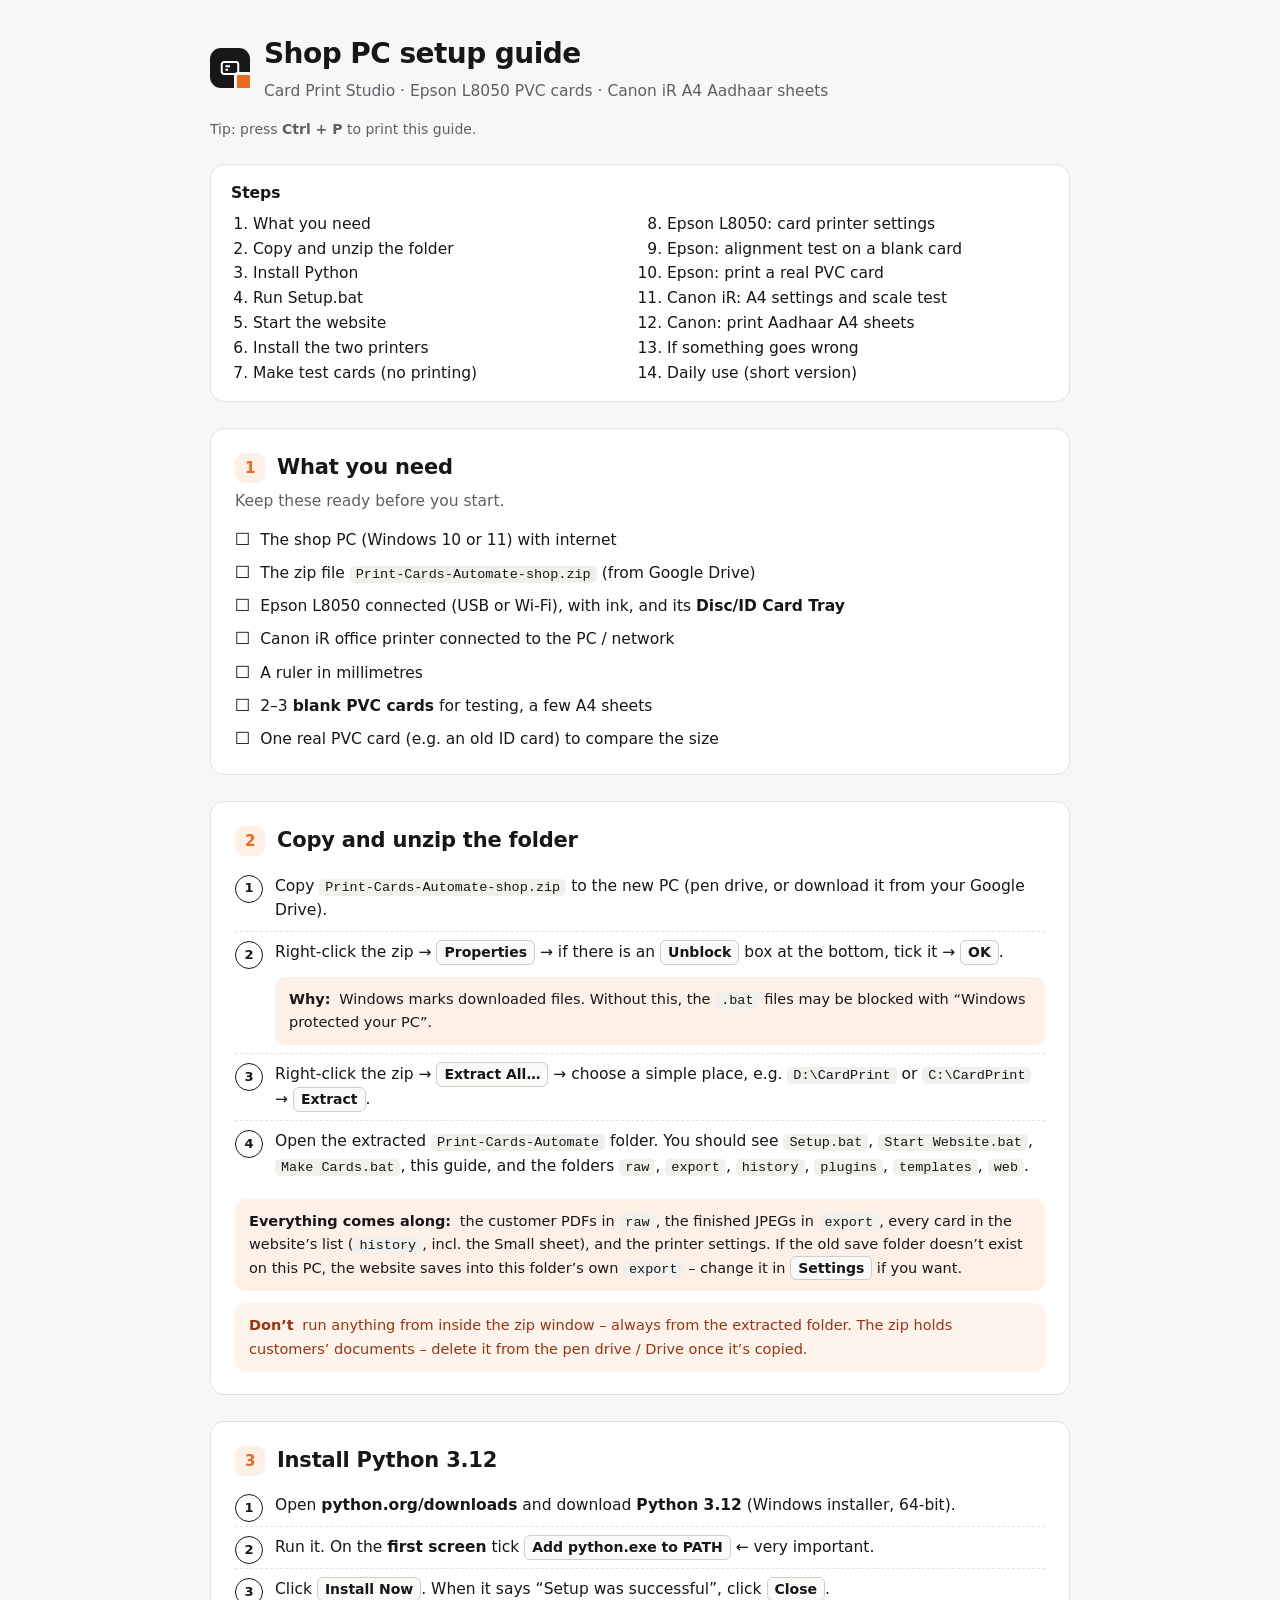
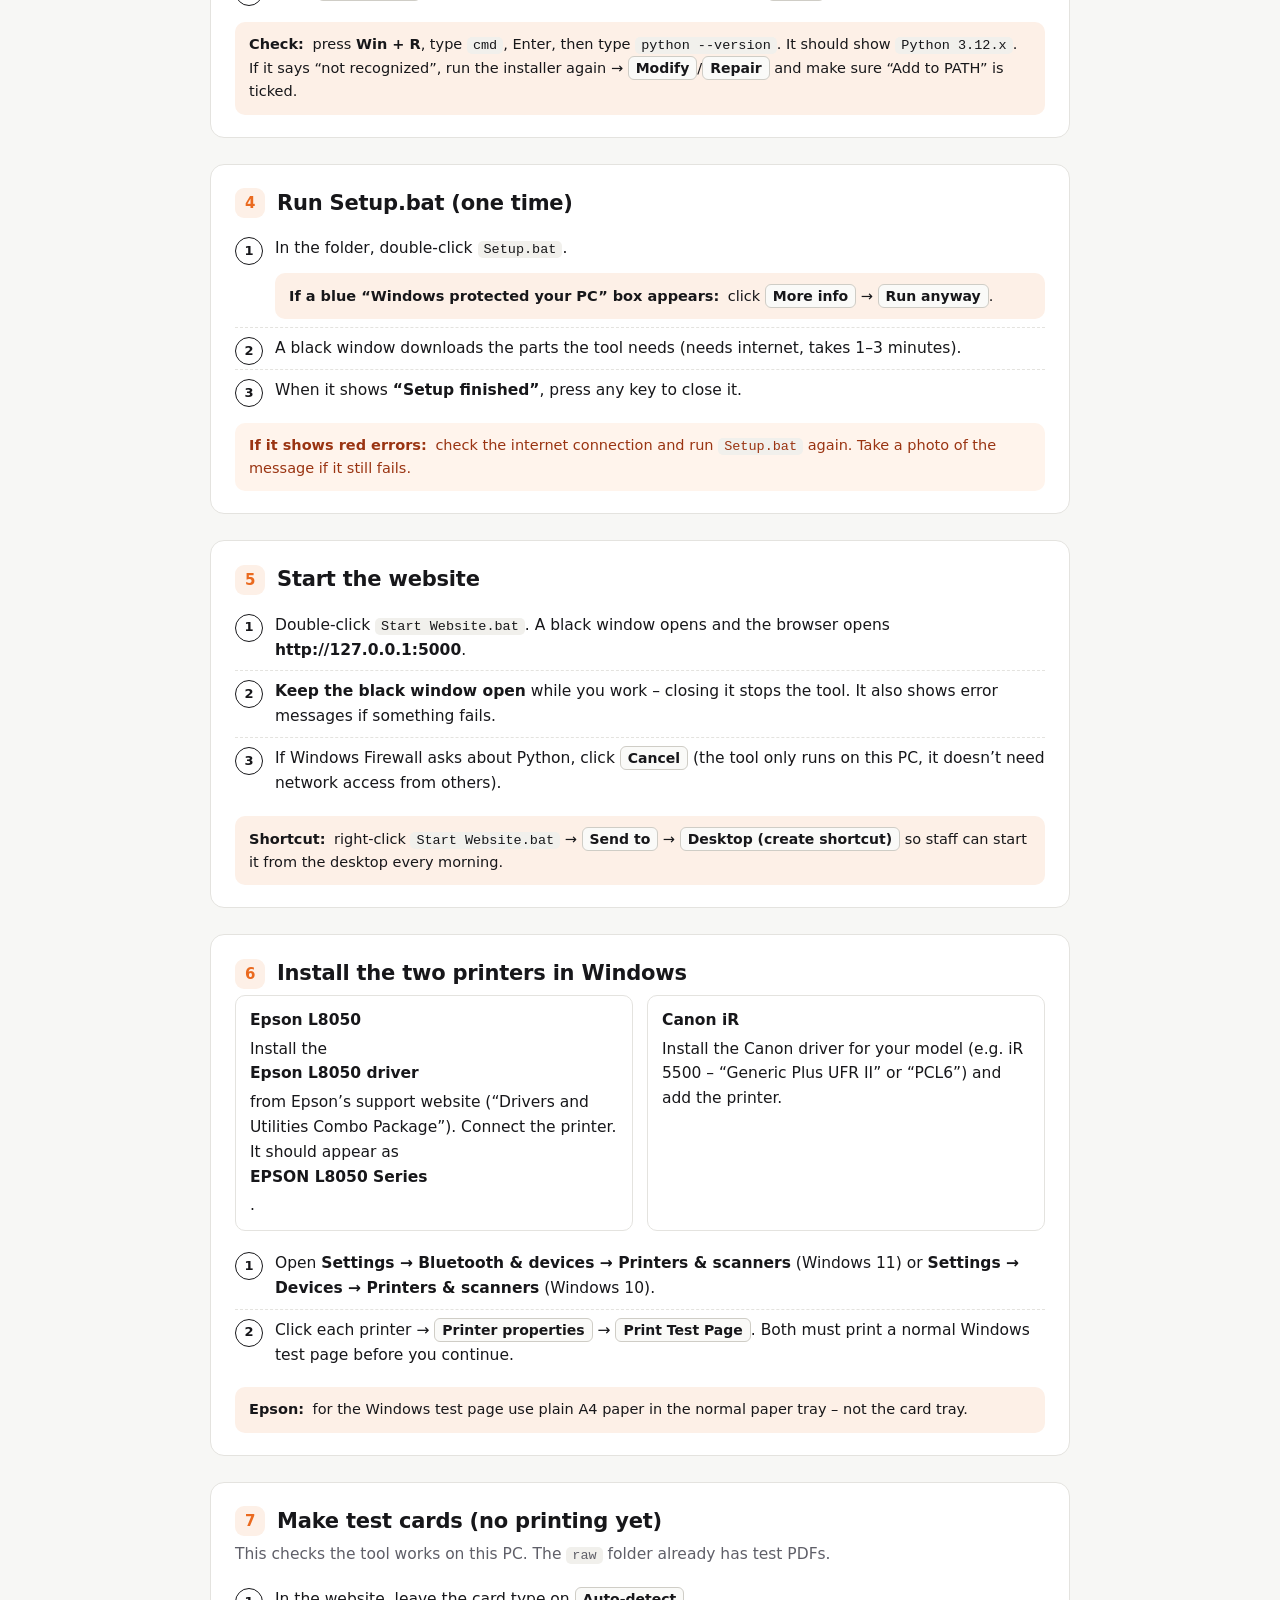
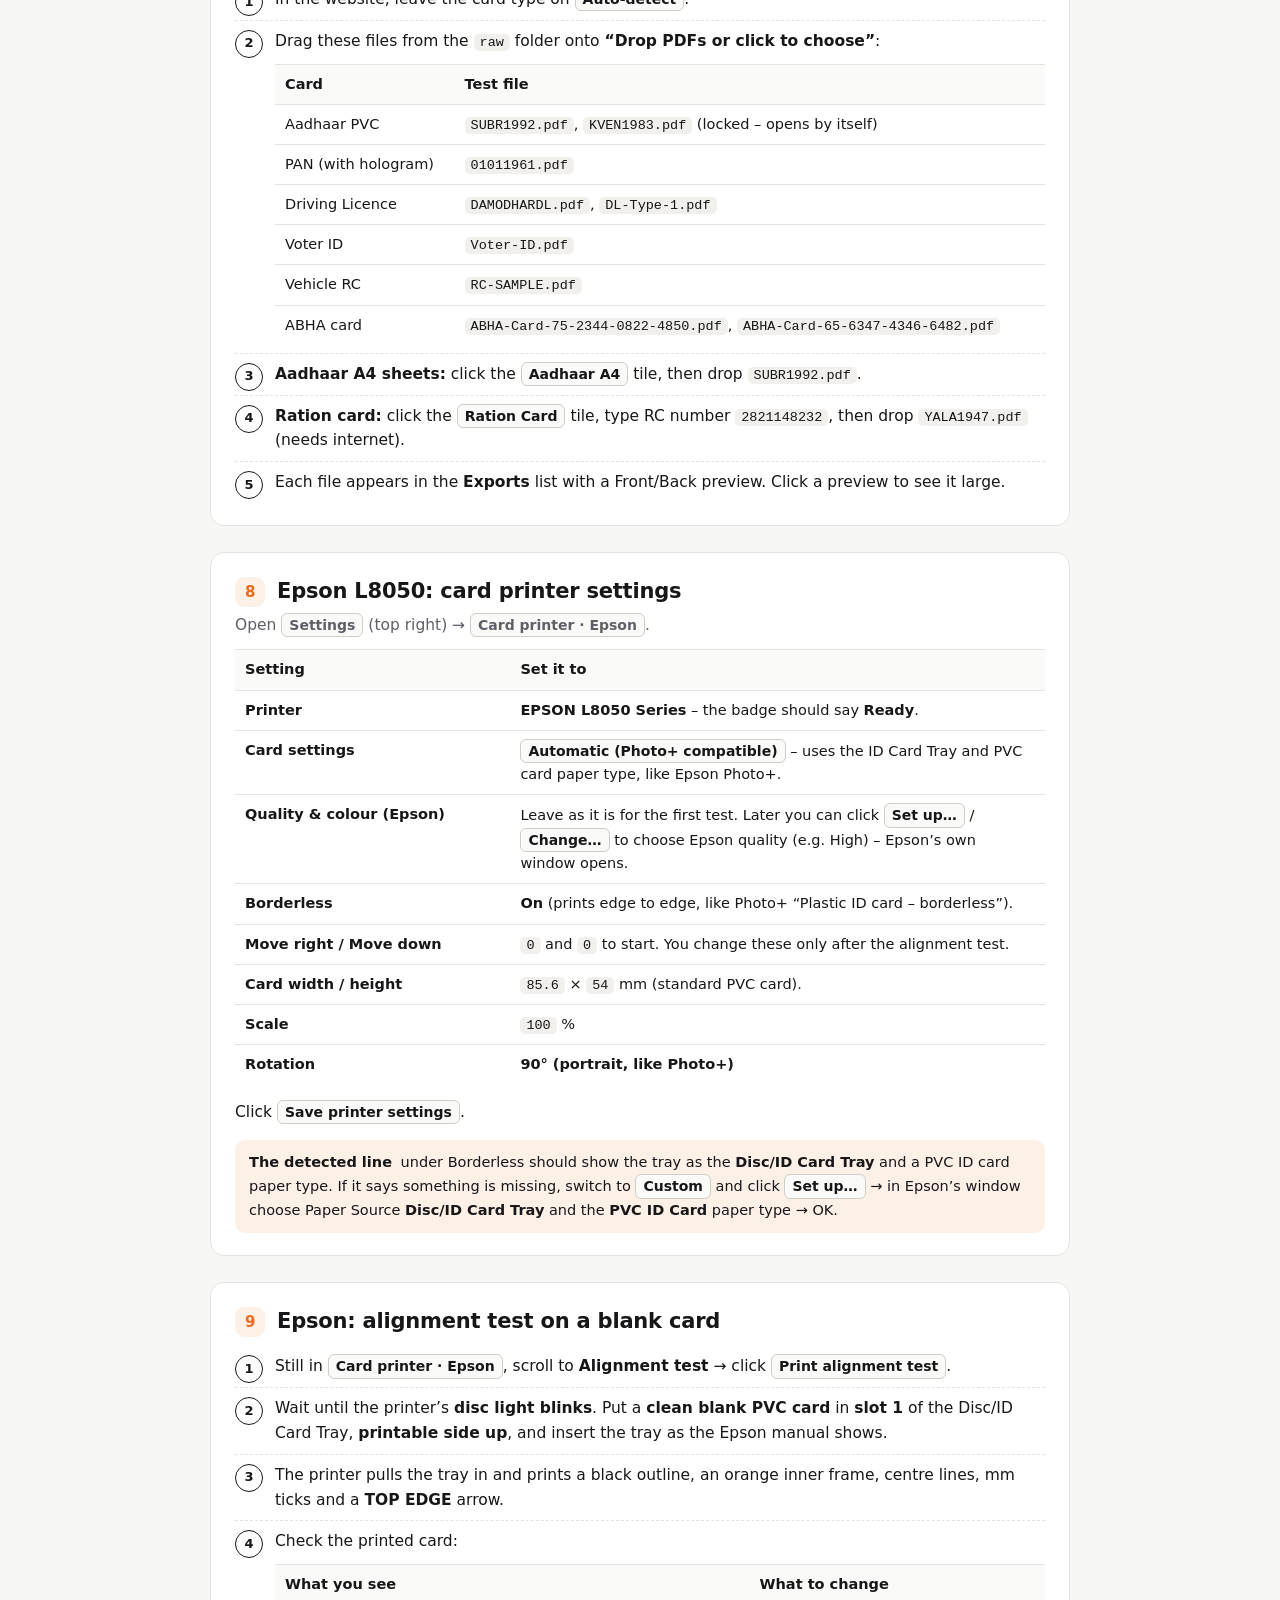
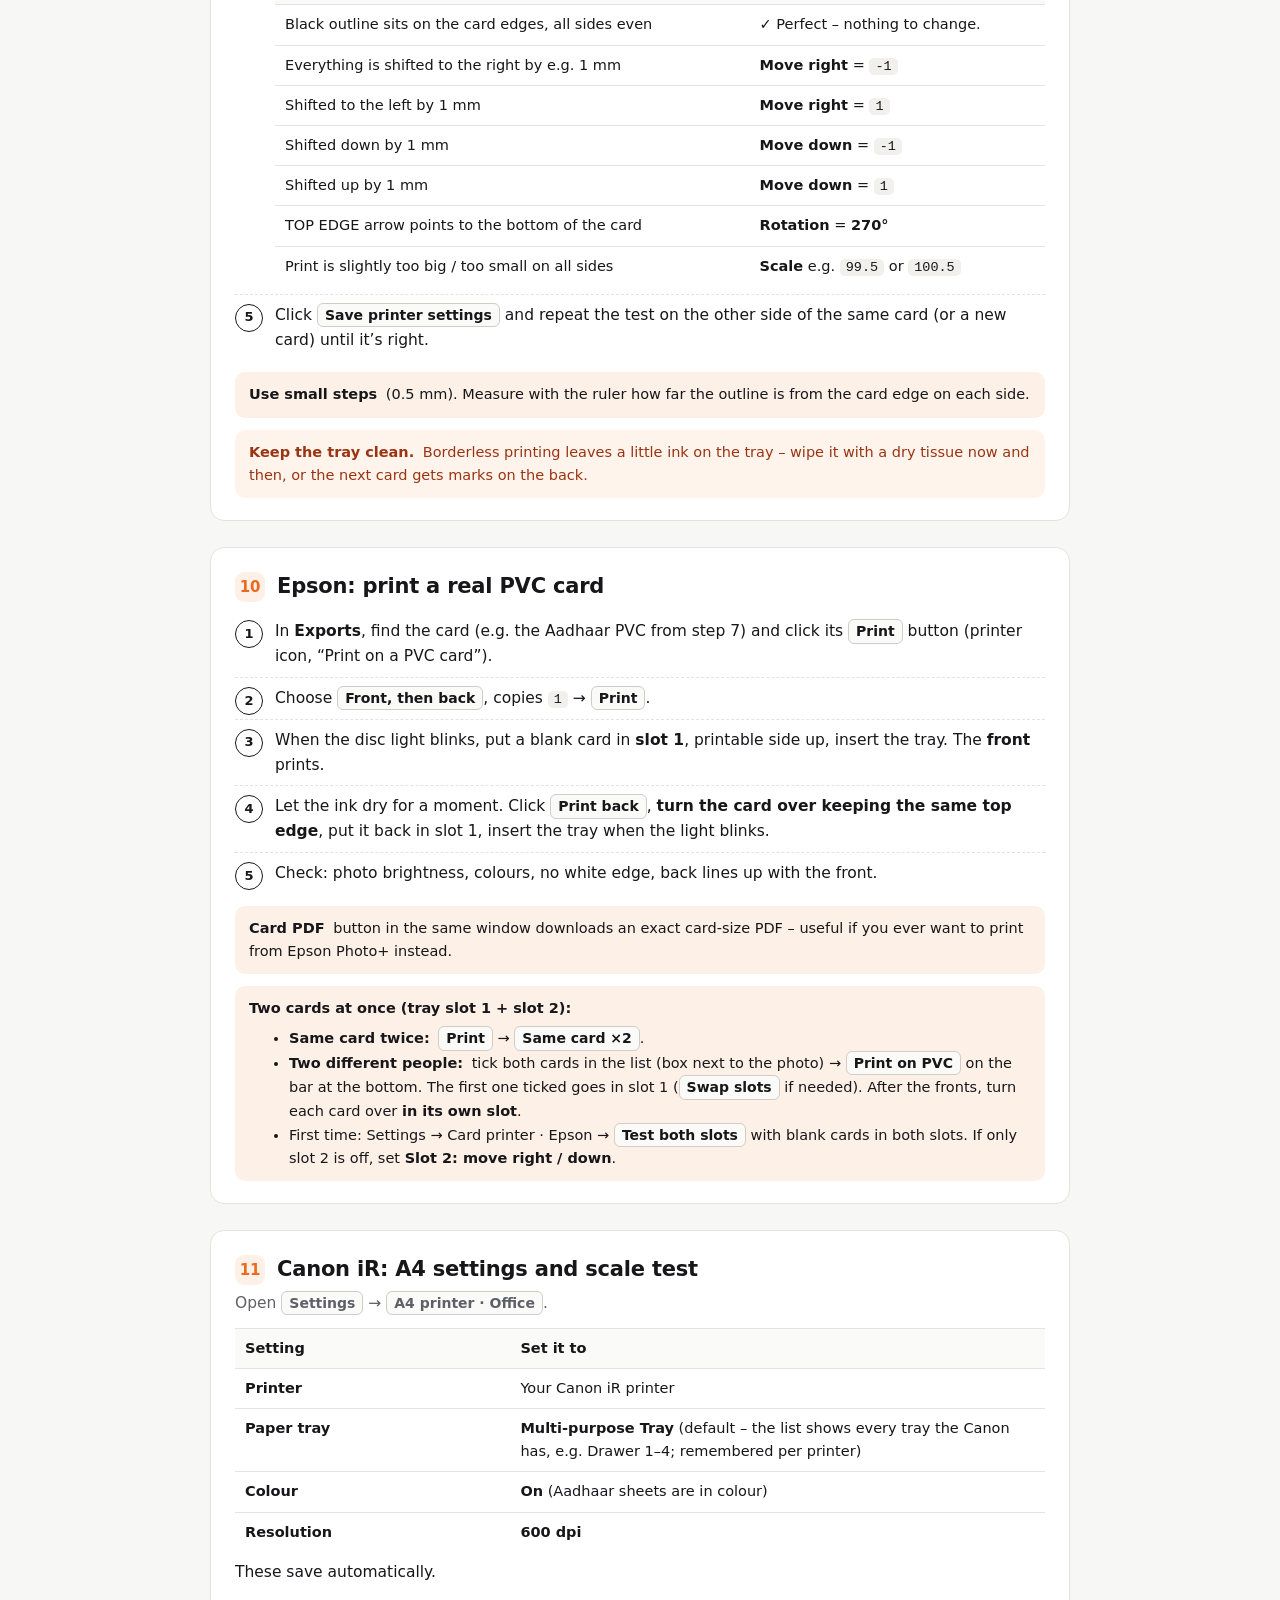
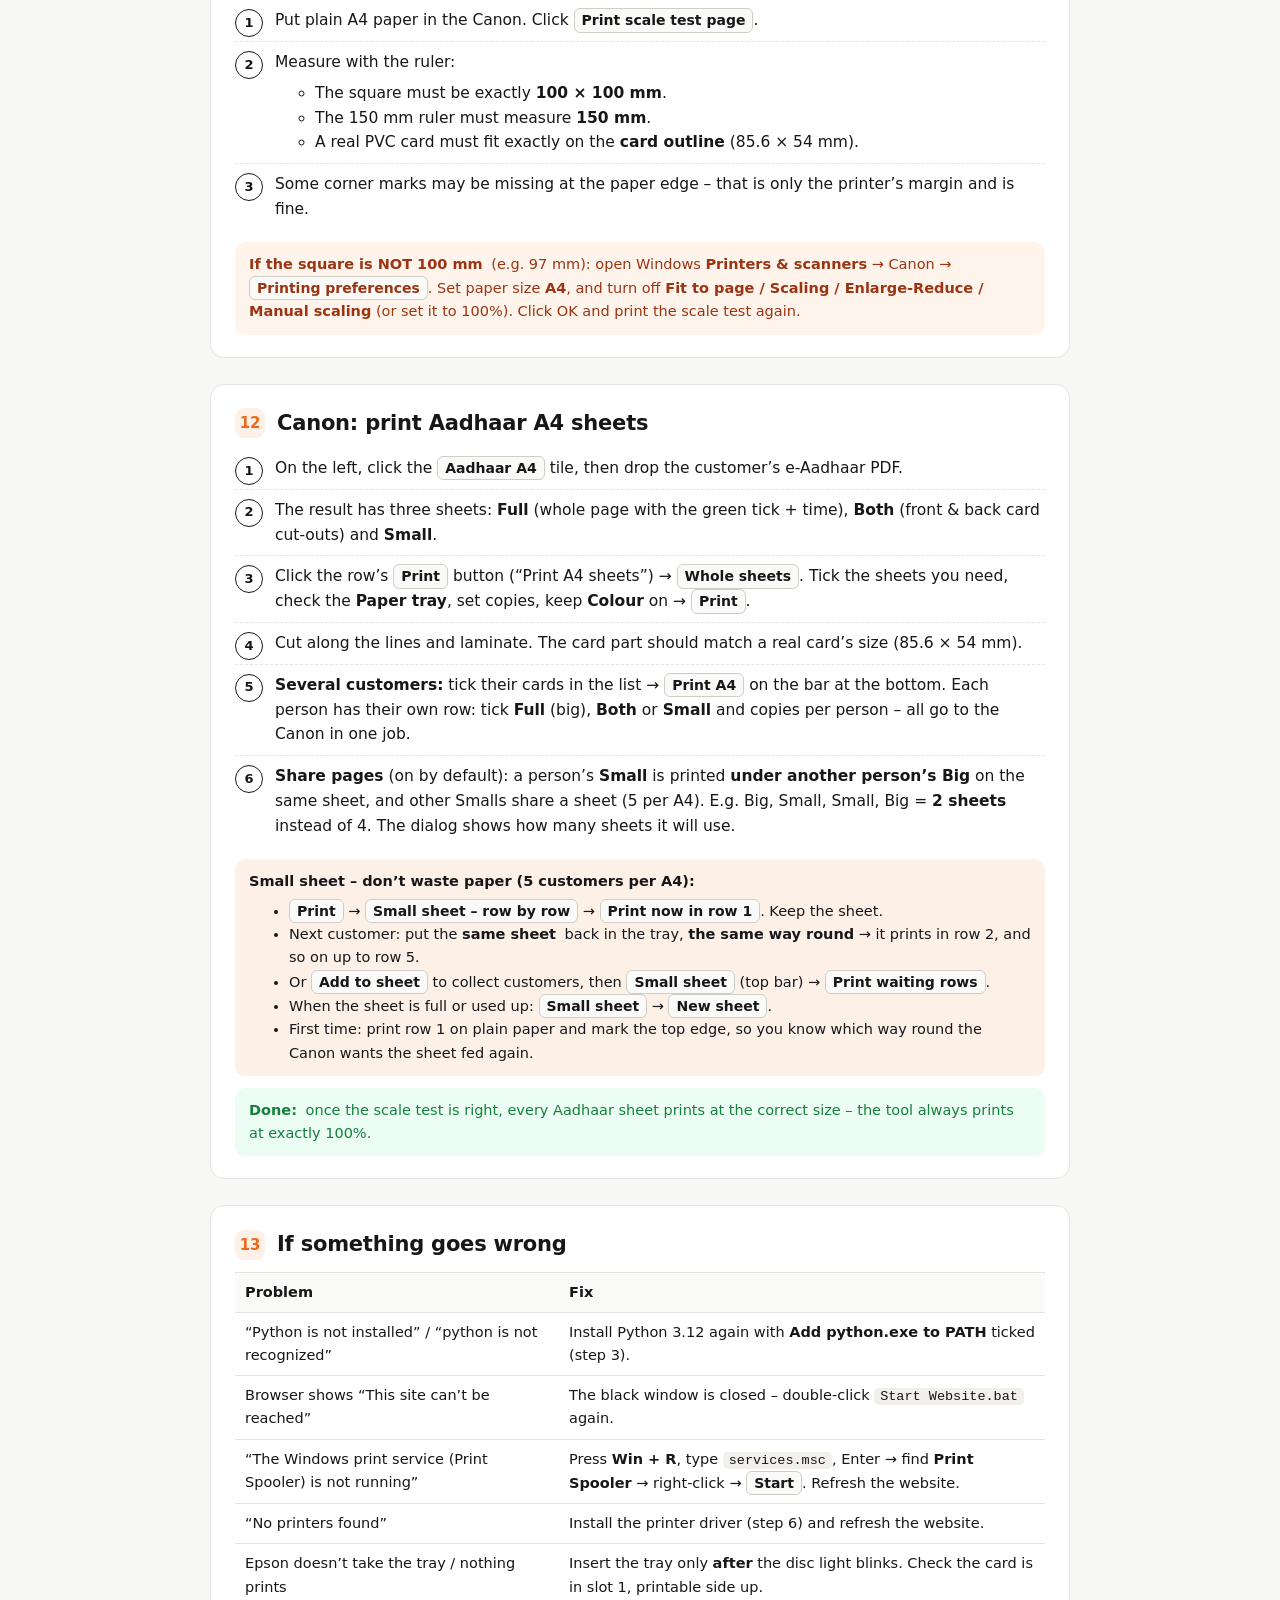
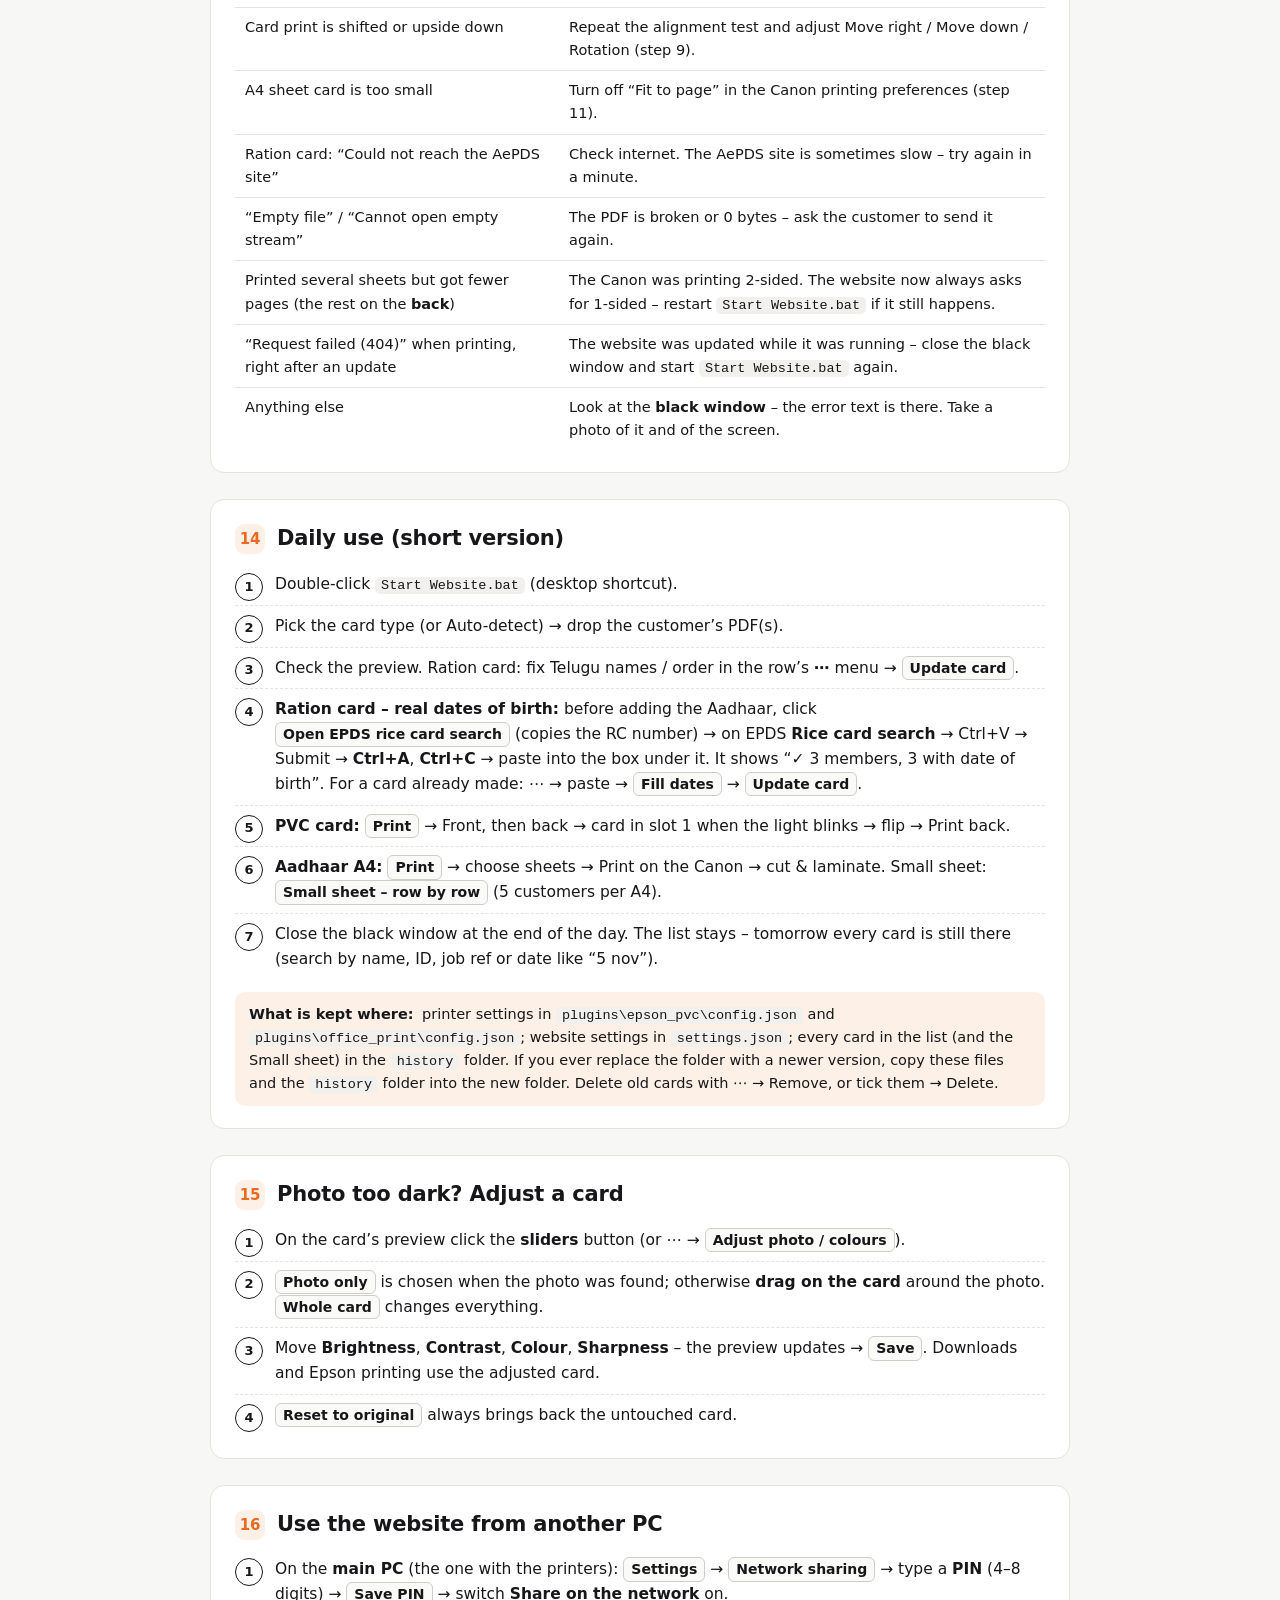
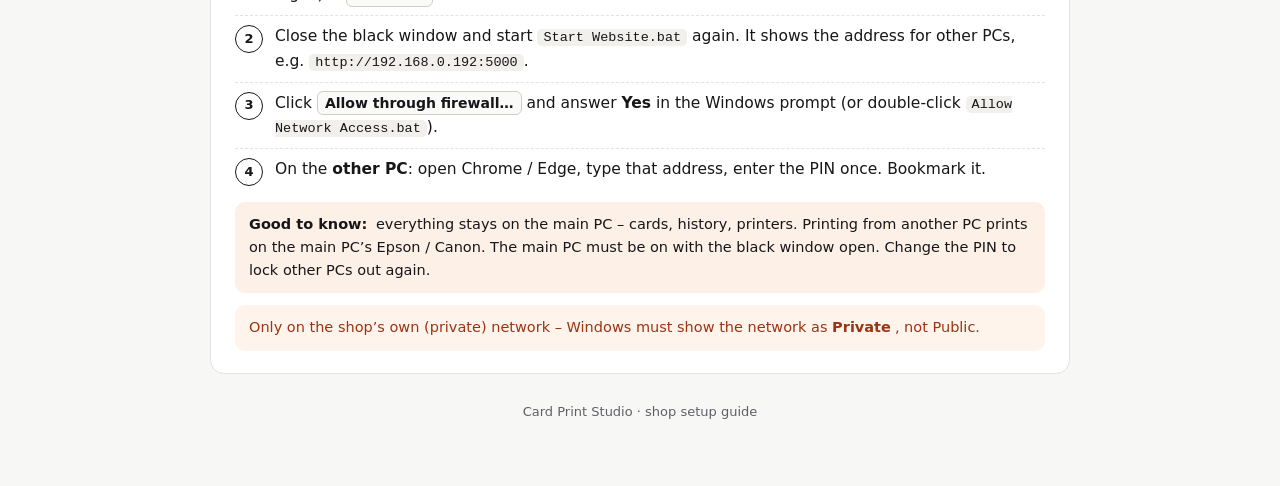
<file: SETUP GUIDE.html>
<!doctype html>
<html lang="en">
<head>
<meta charset="utf-8">
<meta name="viewport" content="width=device-width, initial-scale=1">
<title>Shop PC Setup Guide · Card Print Studio</title>
<style>
  :root { --text:#17171a; --muted:#5f5f68; --line:#e4e3df; --bg:#f7f7f5; --card:#fff; --accent:#ea6a1f; --soft:#fdf0e7; --ok:#15803d; --okbg:#ecfdf3; --warn:#9a3412; --warnbg:#fff4ec; --code:#f1f0ec; }
  * { box-sizing: border-box; }
  body { margin: 0; background: var(--bg); color: var(--text); font: 15.5px/1.6 "Segoe UI", system-ui, sans-serif; }
  .wrap { max-width: 900px; margin: 0 auto; padding: 32px 20px 64px; }
  header.top { display: flex; gap: 14px; align-items: center; margin-bottom: 8px; }
  .mark { width: 40px; height: 40px; border-radius: 11px; background: #17171a; display: grid; place-items: center; position: relative; flex: none; }
  .mark::after { content: ""; position: absolute; right: -3px; bottom: -3px; width: 13px; height: 13px; border-radius: 4px; background: var(--accent); border: 3px solid var(--bg); }
  .mark svg { width: 22px; height: 22px; color: #fff; }
  h1 { margin: 0; font-size: 28px; letter-spacing: -.02em; }
  .sub { color: var(--muted); margin: 2px 0 0; }
  nav.toc { margin: 24px 0 8px; padding: 16px 20px; background: var(--card); border: 1px solid var(--line); border-radius: 14px; }
  nav.toc b { display: block; margin-bottom: 6px; }
  nav.toc ol { margin: 0; padding-left: 22px; columns: 2; column-gap: 32px; }
  nav.toc a { color: var(--text); text-decoration: none; } nav.toc a:hover { color: var(--accent); }
  section { margin-top: 26px; padding: 22px 24px; background: var(--card); border: 1px solid var(--line); border-radius: 14px; break-inside: avoid-page; }
  h2 { margin: 0 0 4px; font-size: 21px; letter-spacing: -.01em; display: flex; gap: 12px; align-items: center; }
  h2 .n { width: 30px; height: 30px; border-radius: 9px; background: var(--soft); color: var(--accent); display: grid; place-items: center; font-size: 15px; flex: none; }
  h2 + p.lead { color: var(--muted); margin: 0 0 12px; }
  h3 { font-size: 16px; margin: 18px 0 6px; }
  ol.steps { margin: 8px 0 0; padding-left: 0; list-style: none; counter-reset: s; }
  ol.steps > li { counter-increment: s; position: relative; padding: 8px 0 8px 40px; border-top: 1px dashed var(--line); }
  ol.steps > li:first-child { border-top: 0; }
  ol.steps > li::before { content: counter(s); position: absolute; left: 0; top: 9px; width: 26px; height: 26px; border-radius: 50%; border: 1.5px solid var(--text); font-size: 13px; font-weight: 600; display: grid; place-items: center; }
  .ui { display: inline-block; padding: 0 7px; border-radius: 6px; border: 1px solid #cfcdc6; background: #fafaf8; font-weight: 600; font-size: 14px; white-space: nowrap; }
  code, .path { font: 13.5px Consolas, "Cascadia Mono", monospace; background: var(--code); padding: 1px 6px; border-radius: 5px; }
  .tip, .warn, .ok { margin: 12px 0 0; padding: 11px 14px; border-radius: 10px; font-size: 14.5px; }
  .tip { background: var(--soft); } .warn { background: var(--warnbg); color: var(--warn); } .ok { background: var(--okbg); color: var(--ok); }
  .tip b:first-child, .warn b:first-child, .ok b:first-child { margin-right: 4px; }
  table { width: 100%; border-collapse: collapse; margin-top: 10px; font-size: 14.5px; }
  th, td { text-align: left; padding: 8px 10px; border-top: 1px solid var(--line); vertical-align: top; }
  th { background: #fafaf8; font-weight: 600; }
  ul.check { list-style: none; padding: 0; margin: 8px 0 0; display: grid; gap: 6px; }
  ul.check li::before { content: "☐"; margin-right: 10px; font-size: 17px; }
  .grid2 { display: grid; grid-template-columns: 1fr 1fr; gap: 14px; }
  .box { border: 1px solid var(--line); border-radius: 10px; padding: 12px 14px; }
  .box b { display: block; margin-bottom: 4px; }
  footer { margin-top: 28px; color: var(--muted); font-size: 13px; text-align: center; }
  .noprint { }
  @media (max-width: 700px) { nav.toc ol { columns: 1; } .grid2 { grid-template-columns: 1fr; } }
  @media print { body { background: #fff; font-size: 12.5px; } section, nav.toc { border-color: #ccc; } .noprint { display: none; } a { color: inherit; } }
</style>
</head>
<body>
<div class="wrap">
  <header class="top">
    <span class="mark"><svg viewBox="0 0 24 24" fill="none" stroke="currentColor" stroke-width="2.2"><rect x="3" y="5.5" width="18" height="13" rx="2.5"/><path d="M7 10h5M7 14h3"/></svg></span>
    <div><h1>Shop PC setup guide</h1><p class="sub">Card Print Studio &middot; Epson L8050 PVC cards &middot; Canon iR A4 Aadhaar sheets</p></div>
  </header>
  <p class="noprint" style="color:var(--muted);font-size:14px">Tip: press <b>Ctrl + P</b> to print this guide.</p>

  <nav class="toc"><b>Steps</b><ol>
    <li><a href="#need">What you need</a></li>
    <li><a href="#unzip">Copy and unzip the folder</a></li>
    <li><a href="#python">Install Python</a></li>
    <li><a href="#setup">Run Setup.bat</a></li>
    <li><a href="#start">Start the website</a></li>
    <li><a href="#printers">Install the two printers</a></li>
    <li><a href="#cards">Make test cards (no printing)</a></li>
    <li><a href="#epson">Epson L8050: card printer settings</a></li>
    <li><a href="#epsontest">Epson: alignment test on a blank card</a></li>
    <li><a href="#epsonprint">Epson: print a real PVC card</a></li>
    <li><a href="#canon">Canon iR: A4 settings and scale test</a></li>
    <li><a href="#aadhaar">Canon: print Aadhaar A4 sheets</a></li>
    <li><a href="#trouble">If something goes wrong</a></li>
    <li><a href="#daily">Daily use (short version)</a></li>
  </ol></nav>

  <section id="need">
    <h2><span class="n">1</span>What you need</h2>
    <p class="lead">Keep these ready before you start.</p>
    <ul class="check">
      <li>The shop PC (Windows 10 or 11) with internet</li>
      <li>The zip file <code>Print-Cards-Automate-shop.zip</code> (from Google Drive)</li>
      <li>Epson L8050 connected (USB or Wi-Fi), with ink, and its <b>Disc/ID Card Tray</b></li>
      <li>Canon iR office printer connected to the PC / network</li>
      <li>A ruler in millimetres</li>
      <li>2&ndash;3 <b>blank PVC cards</b> for testing, a few A4 sheets</li>
      <li>One real PVC card (e.g. an old ID card) to compare the size</li>
    </ul>
  </section>

  <section id="unzip">
    <h2><span class="n">2</span>Copy and unzip the folder</h2>
    <ol class="steps">
      <li>Copy <code>Print-Cards-Automate-shop.zip</code> to the new PC (pen drive, or download it from your Google Drive).</li>
      <li>Right-click the zip &rarr; <span class="ui">Properties</span> &rarr; if there is an <span class="ui">Unblock</span> box at the bottom, tick it &rarr; <span class="ui">OK</span>.
        <div class="tip"><b>Why:</b> Windows marks downloaded files. Without this, the <code>.bat</code> files may be blocked with &ldquo;Windows protected your PC&rdquo;.</div></li>
      <li>Right-click the zip &rarr; <span class="ui">Extract All&hellip;</span> &rarr; choose a simple place, e.g. <span class="path">D:\CardPrint</span> or <span class="path">C:\CardPrint</span> &rarr; <span class="ui">Extract</span>.</li>
      <li>Open the extracted <span class="path">Print-Cards-Automate</span> folder. You should see <code>Setup.bat</code>, <code>Start Website.bat</code>, <code>Make Cards.bat</code>, this guide, and the folders <code>raw</code>, <code>export</code>, <code>history</code>, <code>plugins</code>, <code>templates</code>, <code>web</code>.</li>
    </ol>
    <div class="tip"><b>Everything comes along:</b> the customer PDFs in <code>raw</code>, the finished JPEGs in <code>export</code>, every card in the website&rsquo;s list (<code>history</code>, incl. the Small sheet), and the printer settings. If the old save folder doesn&rsquo;t exist on this PC, the website saves into this folder&rsquo;s own <code>export</code> &ndash; change it in <span class="ui">Settings</span> if you want.</div>
    <div class="warn"><b>Don&rsquo;t</b> run anything from inside the zip window &ndash; always from the extracted folder. The zip holds customers&rsquo; documents &ndash; delete it from the pen drive / Drive once it&rsquo;s copied.</div>
  </section>

  <section id="python">
    <h2><span class="n">3</span>Install Python 3.12</h2>
    <ol class="steps">
      <li>Open <b>python.org/downloads</b> and download <b>Python 3.12</b> (Windows installer, 64-bit).</li>
      <li>Run it. On the <b>first screen</b> tick <span class="ui">Add python.exe to PATH</span> &larr; very important.</li>
      <li>Click <span class="ui">Install Now</span>. When it says &ldquo;Setup was successful&rdquo;, click <span class="ui">Close</span>.</li>
    </ol>
    <div class="tip"><b>Check:</b> press <b>Win + R</b>, type <code>cmd</code>, Enter, then type <code>python --version</code>. It should show <code>Python 3.12.x</code>. If it says &ldquo;not recognized&rdquo;, run the installer again &rarr; <span class="ui">Modify</span>/<span class="ui">Repair</span> and make sure &ldquo;Add to PATH&rdquo; is ticked.</div>
  </section>

  <section id="setup">
    <h2><span class="n">4</span>Run Setup.bat (one time)</h2>
    <ol class="steps">
      <li>In the folder, double-click <code>Setup.bat</code>.
        <div class="tip"><b>If a blue &ldquo;Windows protected your PC&rdquo; box appears:</b> click <span class="ui">More info</span> &rarr; <span class="ui">Run anyway</span>.</div></li>
      <li>A black window downloads the parts the tool needs (needs internet, takes 1&ndash;3 minutes).</li>
      <li>When it shows <b>&ldquo;Setup finished&rdquo;</b>, press any key to close it.</li>
    </ol>
    <div class="warn"><b>If it shows red errors:</b> check the internet connection and run <code>Setup.bat</code> again. Take a photo of the message if it still fails.</div>
  </section>

  <section id="start">
    <h2><span class="n">5</span>Start the website</h2>
    <ol class="steps">
      <li>Double-click <code>Start Website.bat</code>. A black window opens and the browser opens <b>http://127.0.0.1:5000</b>.</li>
      <li><b>Keep the black window open</b> while you work &ndash; closing it stops the tool. It also shows error messages if something fails.</li>
      <li>If Windows Firewall asks about Python, click <span class="ui">Cancel</span> (the tool only runs on this PC, it doesn&rsquo;t need network access from others).</li>
    </ol>
    <div class="tip"><b>Shortcut:</b> right-click <code>Start Website.bat</code> &rarr; <span class="ui">Send to</span> &rarr; <span class="ui">Desktop (create shortcut)</span> so staff can start it from the desktop every morning.</div>
  </section>

  <section id="printers">
    <h2><span class="n">6</span>Install the two printers in Windows</h2>
    <div class="grid2">
      <div class="box"><b>Epson L8050</b>
        Install the <b>Epson L8050 driver</b> from Epson&rsquo;s support website (&ldquo;Drivers and Utilities Combo Package&rdquo;). Connect the printer. It should appear as <b>EPSON L8050 Series</b>.</div>
      <div class="box"><b>Canon iR</b>
        Install the Canon driver for your model (e.g. iR 5500 &ndash; &ldquo;Generic Plus UFR II&rdquo; or &ldquo;PCL6&rdquo;) and add the printer.</div>
    </div>
    <ol class="steps" style="margin-top:12px">
      <li>Open <b>Settings &rarr; Bluetooth &amp; devices &rarr; Printers &amp; scanners</b> (Windows 11) or <b>Settings &rarr; Devices &rarr; Printers &amp; scanners</b> (Windows 10).</li>
      <li>Click each printer &rarr; <span class="ui">Printer properties</span> &rarr; <span class="ui">Print Test Page</span>. Both must print a normal Windows test page before you continue.</li>
    </ol>
    <div class="tip"><b>Epson:</b> for the Windows test page use plain A4 paper in the normal paper tray &ndash; not the card tray.</div>
  </section>

  <section id="cards">
    <h2><span class="n">7</span>Make test cards (no printing yet)</h2>
    <p class="lead">This checks the tool works on this PC. The <code>raw</code> folder already has test PDFs.</p>
    <ol class="steps">
      <li>In the website, leave the card type on <span class="ui">Auto-detect</span>.</li>
      <li>Drag these files from the <code>raw</code> folder onto <b>&ldquo;Drop PDFs or click to choose&rdquo;</b>:
        <table>
          <tr><th>Card</th><th>Test file</th></tr>
          <tr><td>Aadhaar PVC</td><td><code>SUBR1992.pdf</code>, <code>KVEN1983.pdf</code> (locked &ndash; opens by itself)</td></tr>
          <tr><td>PAN (with hologram)</td><td><code>01011961.pdf</code></td></tr>
          <tr><td>Driving Licence</td><td><code>DAMODHARDL.pdf</code>, <code>DL-Type-1.pdf</code></td></tr>
          <tr><td>Voter ID</td><td><code>Voter-ID.pdf</code></td></tr>
          <tr><td>Vehicle RC</td><td><code>RC-SAMPLE.pdf</code></td></tr>
          <tr><td>ABHA card</td><td><code>ABHA-Card-75-2344-0822-4850.pdf</code>, <code>ABHA-Card-65-6347-4346-6482.pdf</code></td></tr>
        </table></li>
      <li><b>Aadhaar A4 sheets:</b> click the <span class="ui">Aadhaar A4</span> tile, then drop <code>SUBR1992.pdf</code>.</li>
      <li><b>Ration card:</b> click the <span class="ui">Ration Card</span> tile, type RC number <code>2821148232</code>, then drop <code>YALA1947.pdf</code> (needs internet).</li>
      <li>Each file appears in the <b>Exports</b> list with a Front/Back preview. Click a preview to see it large.</li>
    </ol>
  </section>

  <section id="epson">
    <h2><span class="n">8</span>Epson L8050: card printer settings</h2>
    <p class="lead">Open <span class="ui">Settings</span> (top right) &rarr; <span class="ui">Card printer &middot; Epson</span>.</p>
    <table>
      <tr><th style="width:34%">Setting</th><th>Set it to</th></tr>
      <tr><td><b>Printer</b></td><td><b>EPSON L8050 Series</b> &ndash; the badge should say <b>Ready</b>.</td></tr>
      <tr><td><b>Card settings</b></td><td><span class="ui">Automatic (Photo+ compatible)</span> &ndash; uses the ID Card Tray and PVC card paper type, like Epson Photo+.</td></tr>
      <tr><td><b>Quality &amp; colour (Epson)</b></td><td>Leave as it is for the first test. Later you can click <span class="ui">Set up&hellip;</span> / <span class="ui">Change&hellip;</span> to choose Epson quality (e.g. High) &ndash; Epson&rsquo;s own window opens.</td></tr>
      <tr><td><b>Borderless</b></td><td><b>On</b> (prints edge to edge, like Photo+ &ldquo;Plastic ID card &ndash; borderless&rdquo;).</td></tr>
      <tr><td><b>Move right / Move down</b></td><td><code>0</code> and <code>0</code> to start. You change these only after the alignment test.</td></tr>
      <tr><td><b>Card width / height</b></td><td><code>85.6</code> &times; <code>54</code> mm (standard PVC card).</td></tr>
      <tr><td><b>Scale</b></td><td><code>100</code> %</td></tr>
      <tr><td><b>Rotation</b></td><td><b>90&deg; (portrait, like Photo+)</b></td></tr>
    </table>
    <p>Click <span class="ui">Save printer settings</span>.</p>
    <div class="tip"><b>The detected line</b> under Borderless should show the tray as the <b>Disc/ID Card Tray</b> and a PVC ID card paper type. If it says something is missing, switch to <span class="ui">Custom</span> and click <span class="ui">Set up&hellip;</span> &rarr; in Epson&rsquo;s window choose Paper Source <b>Disc/ID Card Tray</b> and the <b>PVC ID Card</b> paper type &rarr; OK.</div>
  </section>

  <section id="epsontest">
    <h2><span class="n">9</span>Epson: alignment test on a blank card</h2>
    <ol class="steps">
      <li>Still in <span class="ui">Card printer &middot; Epson</span>, scroll to <b>Alignment test</b> &rarr; click <span class="ui">Print alignment test</span>.</li>
      <li>Wait until the printer&rsquo;s <b>disc light blinks</b>. Put a <b>clean blank PVC card</b> in <b>slot 1</b> of the Disc/ID Card Tray, <b>printable side up</b>, and insert the tray as the Epson manual shows.</li>
      <li>The printer pulls the tray in and prints a black outline, an orange inner frame, centre lines, mm ticks and a <b>TOP EDGE</b> arrow.</li>
      <li>Check the printed card:
        <table>
          <tr><th>What you see</th><th>What to change</th></tr>
          <tr><td>Black outline sits on the card edges, all sides even</td><td>&#10003; Perfect &ndash; nothing to change.</td></tr>
          <tr><td>Everything is shifted to the right by e.g. 1 mm</td><td><b>Move right</b> = <code>-1</code></td></tr>
          <tr><td>Shifted to the left by 1 mm</td><td><b>Move right</b> = <code>1</code></td></tr>
          <tr><td>Shifted down by 1 mm</td><td><b>Move down</b> = <code>-1</code></td></tr>
          <tr><td>Shifted up by 1 mm</td><td><b>Move down</b> = <code>1</code></td></tr>
          <tr><td>TOP EDGE arrow points to the bottom of the card</td><td><b>Rotation</b> = <b>270&deg;</b></td></tr>
          <tr><td>Print is slightly too big / too small on all sides</td><td><b>Scale</b> e.g. <code>99.5</code> or <code>100.5</code></td></tr>
        </table></li>
      <li>Click <span class="ui">Save printer settings</span> and repeat the test on the other side of the same card (or a new card) until it&rsquo;s right.</li>
    </ol>
    <div class="tip"><b>Use small steps</b> (0.5 mm). Measure with the ruler how far the outline is from the card edge on each side.</div>
    <div class="warn"><b>Keep the tray clean.</b> Borderless printing leaves a little ink on the tray &ndash; wipe it with a dry tissue now and then, or the next card gets marks on the back.</div>
  </section>

  <section id="epsonprint">
    <h2><span class="n">10</span>Epson: print a real PVC card</h2>
    <ol class="steps">
      <li>In <b>Exports</b>, find the card (e.g. the Aadhaar PVC from step 7) and click its <span class="ui">Print</span> button (printer icon, &ldquo;Print on a PVC card&rdquo;).</li>
      <li>Choose <span class="ui">Front, then back</span>, copies <code>1</code> &rarr; <span class="ui">Print</span>.</li>
      <li>When the disc light blinks, put a blank card in <b>slot 1</b>, printable side up, insert the tray. The <b>front</b> prints.</li>
      <li>Let the ink dry for a moment. Click <span class="ui">Print back</span>, <b>turn the card over keeping the same top edge</b>, put it back in slot 1, insert the tray when the light blinks.</li>
      <li>Check: photo brightness, colours, no white edge, back lines up with the front.</li>
    </ol>
    <div class="tip"><b>Card PDF</b> button in the same window downloads an exact card-size PDF &ndash; useful if you ever want to print from Epson Photo+ instead.</div>
    <div class="tip"><b>Two cards at once (tray slot 1 + slot 2):</b>
      <ul style="margin:6px 0 0">
        <li><b>Same card twice:</b> <span class="ui">Print</span> &rarr; <span class="ui">Same card &times;2</span>.</li>
        <li><b>Two different people:</b> tick both cards in the list (box next to the photo) &rarr; <span class="ui">Print on PVC</span> on the bar at the bottom. The first one ticked goes in slot 1 (<span class="ui">Swap slots</span> if needed). After the fronts, turn each card over <b>in its own slot</b>.</li>
        <li>First time: Settings &rarr; Card printer &middot; Epson &rarr; <span class="ui">Test both slots</span> with blank cards in both slots. If only slot 2 is off, set <b>Slot 2: move right / down</b>.</li>
      </ul></div>
  </section>

  <section id="canon">
    <h2><span class="n">11</span>Canon iR: A4 settings and scale test</h2>
    <p class="lead">Open <span class="ui">Settings</span> &rarr; <span class="ui">A4 printer &middot; Office</span>.</p>
    <table>
      <tr><th style="width:34%">Setting</th><th>Set it to</th></tr>
      <tr><td><b>Printer</b></td><td>Your Canon iR printer</td></tr>
      <tr><td><b>Paper tray</b></td><td><b>Multi-purpose Tray</b> (default &ndash; the list shows every tray the Canon has, e.g. Drawer 1&ndash;4; remembered per printer)</td></tr>
      <tr><td><b>Colour</b></td><td><b>On</b> (Aadhaar sheets are in colour)</td></tr>
      <tr><td><b>Resolution</b></td><td><b>600 dpi</b></td></tr>
    </table>
    <p style="margin-top:8px">These save automatically.</p>
    <ol class="steps">
      <li>Put plain A4 paper in the Canon. Click <span class="ui">Print scale test page</span>.</li>
      <li>Measure with the ruler:
        <ul style="margin:6px 0 0">
          <li>The square must be exactly <b>100 &times; 100 mm</b>.</li>
          <li>The 150 mm ruler must measure <b>150 mm</b>.</li>
          <li>A real PVC card must fit exactly on the <b>card outline</b> (85.6 &times; 54 mm).</li>
        </ul></li>
      <li>Some corner marks may be missing at the paper edge &ndash; that is only the printer&rsquo;s margin and is fine.</li>
    </ol>
    <div class="warn"><b>If the square is NOT 100 mm</b> (e.g. 97 mm): open Windows <b>Printers &amp; scanners</b> &rarr; Canon &rarr; <span class="ui">Printing preferences</span>. Set paper size <b>A4</b>, and turn off <b>Fit to page / Scaling / Enlarge-Reduce / Manual scaling</b> (or set it to 100%). Click OK and print the scale test again.</div>
  </section>

  <section id="aadhaar">
    <h2><span class="n">12</span>Canon: print Aadhaar A4 sheets</h2>
    <ol class="steps">
      <li>On the left, click the <span class="ui">Aadhaar A4</span> tile, then drop the customer&rsquo;s e-Aadhaar PDF.</li>
      <li>The result has three sheets: <b>Full</b> (whole page with the green tick + time), <b>Both</b> (front &amp; back card cut-outs) and <b>Small</b>.</li>
      <li>Click the row&rsquo;s <span class="ui">Print</span> button (&ldquo;Print A4 sheets&rdquo;) &rarr; <span class="ui">Whole sheets</span>. Tick the sheets you need, check the <b>Paper tray</b>, set copies, keep <b>Colour</b> on &rarr; <span class="ui">Print</span>.</li>
      <li>Cut along the lines and laminate. The card part should match a real card&rsquo;s size (85.6 &times; 54 mm).</li>
      <li><b>Several customers:</b> tick their cards in the list &rarr; <span class="ui">Print A4</span> on the bar at the bottom. Each person has their own row: tick <b>Full</b> (big), <b>Both</b> or <b>Small</b> and copies per person &ndash; all go to the Canon in one job.</li>
      <li><b>Share pages</b> (on by default): a person&rsquo;s <b>Small</b> is printed <b>under another person&rsquo;s Big</b> on the same sheet, and other Smalls share a sheet (5 per A4). E.g. Big, Small, Small, Big = <b>2 sheets</b> instead of 4. The dialog shows how many sheets it will use.</li>
    </ol>
    <div class="tip"><b>Small sheet &ndash; don&rsquo;t waste paper (5 customers per A4):</b>
      <ul style="margin:6px 0 0">
        <li><span class="ui">Print</span> &rarr; <span class="ui">Small sheet &ndash; row by row</span> &rarr; <span class="ui">Print now in row 1</span>. Keep the sheet.</li>
        <li>Next customer: put the <b>same sheet</b> back in the tray, <b>the same way round</b> &rarr; it prints in row 2, and so on up to row 5.</li>
        <li>Or <span class="ui">Add to sheet</span> to collect customers, then <span class="ui">Small sheet</span> (top bar) &rarr; <span class="ui">Print waiting rows</span>.</li>
        <li>When the sheet is full or used up: <span class="ui">Small sheet</span> &rarr; <span class="ui">New sheet</span>.</li>
        <li>First time: print row 1 on plain paper and mark the top edge, so you know which way round the Canon wants the sheet fed again.</li>
      </ul></div>
    <div class="ok"><b>Done:</b> once the scale test is right, every Aadhaar sheet prints at the correct size &ndash; the tool always prints at exactly 100%.</div>
  </section>

  <section id="trouble">
    <h2><span class="n">13</span>If something goes wrong</h2>
    <table>
      <tr><th style="width:40%">Problem</th><th>Fix</th></tr>
      <tr><td>&ldquo;Python is not installed&rdquo; / &ldquo;python is not recognized&rdquo;</td><td>Install Python 3.12 again with <b>Add python.exe to PATH</b> ticked (step 3).</td></tr>
      <tr><td>Browser shows &ldquo;This site can&rsquo;t be reached&rdquo;</td><td>The black window is closed &ndash; double-click <code>Start Website.bat</code> again.</td></tr>
      <tr><td>&ldquo;The Windows print service (Print Spooler) is not running&rdquo;</td><td>Press <b>Win + R</b>, type <code>services.msc</code>, Enter &rarr; find <b>Print Spooler</b> &rarr; right-click &rarr; <span class="ui">Start</span>. Refresh the website.</td></tr>
      <tr><td>&ldquo;No printers found&rdquo;</td><td>Install the printer driver (step 6) and refresh the website.</td></tr>
      <tr><td>Epson doesn&rsquo;t take the tray / nothing prints</td><td>Insert the tray only <b>after</b> the disc light blinks. Check the card is in slot 1, printable side up.</td></tr>
      <tr><td>Card print is shifted or upside down</td><td>Repeat the alignment test and adjust Move right / Move down / Rotation (step 9).</td></tr>
      <tr><td>A4 sheet card is too small</td><td>Turn off &ldquo;Fit to page&rdquo; in the Canon printing preferences (step 11).</td></tr>
      <tr><td>Ration card: &ldquo;Could not reach the AePDS site&rdquo;</td><td>Check internet. The AePDS site is sometimes slow &ndash; try again in a minute.</td></tr>
      <tr><td>&ldquo;Empty file&rdquo; / &ldquo;Cannot open empty stream&rdquo;</td><td>The PDF is broken or 0 bytes &ndash; ask the customer to send it again.</td></tr>
      <tr><td>Printed several sheets but got fewer pages (the rest on the <b>back</b>)</td><td>The Canon was printing 2-sided. The website now always asks for 1-sided &ndash; restart <code>Start Website.bat</code> if it still happens.</td></tr>
      <tr><td>&ldquo;Request failed (404)&rdquo; when printing, right after an update</td><td>The website was updated while it was running &ndash; close the black window and start <code>Start Website.bat</code> again.</td></tr>
      <tr><td>Anything else</td><td>Look at the <b>black window</b> &ndash; the error text is there. Take a photo of it and of the screen.</td></tr>
    </table>
  </section>

  <section id="daily">
    <h2><span class="n">14</span>Daily use (short version)</h2>
    <ol class="steps">
      <li>Double-click <code>Start Website.bat</code> (desktop shortcut).</li>
      <li>Pick the card type (or Auto-detect) &rarr; drop the customer&rsquo;s PDF(s).</li>
      <li>Check the preview. Ration card: fix Telugu names / order in the row&rsquo;s <b>&#8943;</b> menu &rarr; <span class="ui">Update card</span>.</li>
      <li><b>Ration card &ndash; real dates of birth:</b> before adding the Aadhaar, click <span class="ui">Open EPDS rice card search</span> (copies the RC number) &rarr; on EPDS <b>Rice card search</b> &rarr; Ctrl+V &rarr; Submit &rarr; <b>Ctrl+A</b>, <b>Ctrl+C</b> &rarr; paste into the box under it. It shows &ldquo;&#10003; 3 members, 3 with date of birth&rdquo;. For a card already made: &#8943; &rarr; paste &rarr; <span class="ui">Fill dates</span> &rarr; <span class="ui">Update card</span>.</li>
      <li><b>PVC card:</b> <span class="ui">Print</span> &rarr; Front, then back &rarr; card in slot 1 when the light blinks &rarr; flip &rarr; Print back.</li>
      <li><b>Aadhaar A4:</b> <span class="ui">Print</span> &rarr; choose sheets &rarr; Print on the Canon &rarr; cut &amp; laminate. Small sheet: <span class="ui">Small sheet &ndash; row by row</span> (5 customers per A4).</li>
      <li>Close the black window at the end of the day. The list stays &ndash; tomorrow every card is still there (search by name, ID, job ref or date like &ldquo;5 nov&rdquo;).</li>
    </ol>
    <div class="tip"><b>What is kept where:</b> printer settings in <span class="path">plugins\epson_pvc\config.json</span> and <span class="path">plugins\office_print\config.json</span>; website settings in <span class="path">settings.json</span>; every card in the list (and the Small sheet) in the <span class="path">history</span> folder. If you ever replace the folder with a newer version, copy these files and the <code>history</code> folder into the new folder. Delete old cards with &#8943; &rarr; Remove, or tick them &rarr; Delete.</div>
  </section>

  <section id="adjust">
    <h2><span class="n">15</span>Photo too dark? Adjust a card</h2>
    <ol class="steps">
      <li>On the card&rsquo;s preview click the <b>sliders</b> button (or &#8943; &rarr; <span class="ui">Adjust photo / colours</span>).</li>
      <li><span class="ui">Photo only</span> is chosen when the photo was found; otherwise <b>drag on the card</b> around the photo. <span class="ui">Whole card</span> changes everything.</li>
      <li>Move <b>Brightness</b>, <b>Contrast</b>, <b>Colour</b>, <b>Sharpness</b> &ndash; the preview updates &rarr; <span class="ui">Save</span>. Downloads and Epson printing use the adjusted card.</li>
      <li><span class="ui">Reset to original</span> always brings back the untouched card.</li>
    </ol>
  </section>

  <section id="network">
    <h2><span class="n">16</span>Use the website from another PC</h2>
    <ol class="steps">
      <li>On the <b>main PC</b> (the one with the printers): <span class="ui">Settings</span> &rarr; <span class="ui">Network sharing</span> &rarr; type a <b>PIN</b> (4&ndash;8 digits) &rarr; <span class="ui">Save PIN</span> &rarr; switch <b>Share on the network</b> on.</li>
      <li>Close the black window and start <code>Start Website.bat</code> again. It shows the address for other PCs, e.g. <code>http://192.168.0.192:5000</code>.</li>
      <li>Click <span class="ui">Allow through firewall&hellip;</span> and answer <b>Yes</b> in the Windows prompt (or double-click <code>Allow Network Access.bat</code>).</li>
      <li>On the <b>other PC</b>: open Chrome / Edge, type that address, enter the PIN once. Bookmark it.</li>
    </ol>
    <div class="tip"><b>Good to know:</b> everything stays on the main PC &ndash; cards, history, printers. Printing from another PC prints on the main PC&rsquo;s Epson / Canon. The main PC must be on with the black window open. Change the PIN to lock other PCs out again.</div>
    <div class="warn">Only on the shop&rsquo;s own (private) network &ndash; Windows must show the network as <b>Private</b>, not Public.</div>
  </section>

  <footer>Card Print Studio &middot; shop setup guide</footer>
</div>
</body>
</html>
</file>
